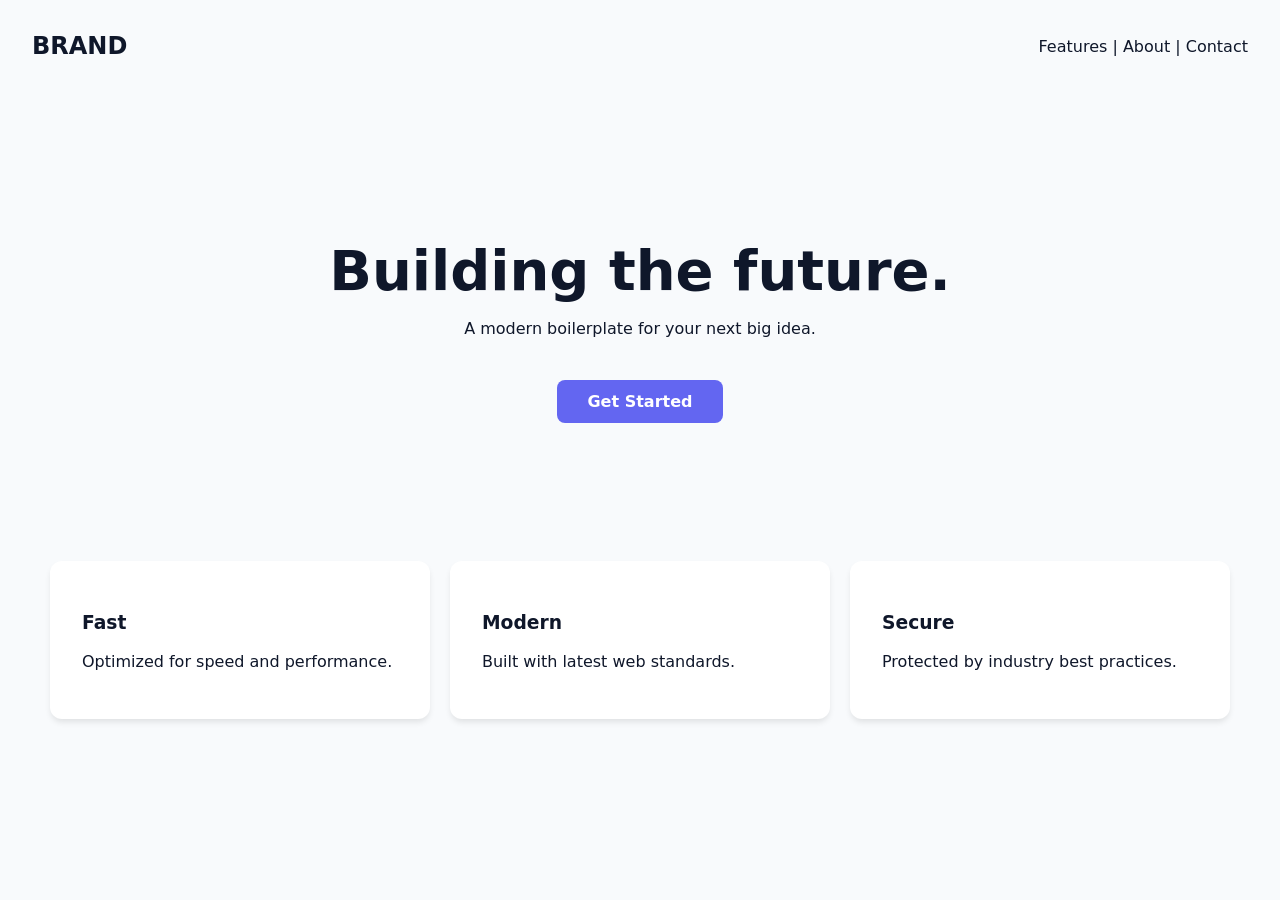
<file: homepage.html>
<!DOCTYPE html>
<html lang="en">
<head>
    <meta charset="UTF-8">
    <meta name="viewport" content="width=device-width, initial-scale=1.0">
    <title>Modern Homepage</title>
    <style>
        :root {
            --primary: #6366f1;
            --dark: #0f172a;
            --light: #f8fafc;
        }
        body {
            font-family: 'Segoe UI', system-ui, sans-serif;
            margin: 0;
            background-color: var(--light);
            color: var(--dark);
        }
        nav {
            padding: 2rem;
            display: flex;
            justify-content: space-between;
            align-items: center;
        }
        .hero {
            text-align: center;
            padding: 100px 20px;
        }
        h1 { font-size: 3.5rem; margin-bottom: 1rem; }
        .btn {
            background: var(--primary);
            color: white;
            padding: 12px 30px;
            border-radius: 8px;
            text-decoration: none;
            font-weight: bold;
        }
        .grid {
            display: grid;
            grid-template-columns: repeat(auto-fit, minmax(250px, 1fr));
            gap: 20px;
            padding: 50px;
        }
        .card {
            background: white;
            padding: 2rem;
            border-radius: 12px;
            box-shadow: 0 4px 6px -1px rgba(0,0,0,0.1);
        }
    </style>
</head>
<body>

    <nav>
        <div style="font-weight: bold; font-size: 1.5rem;">BRAND</div>
        <div>Features | About | Contact</div>
    </nav>

    <section class="hero">
        <h1>Building the future.</h1>
        <p>A modern boilerplate for your next big idea.</p>
        <br><br>
        <a href="#" class="btn">Get Started</a>
    </section>

    <section class="grid">
        <div class="card"><h3>Fast</h3><p>Optimized for speed and performance.</p></div>
        <div class="card"><h3>Modern</h3><p>Built with latest web standards.</p></div>
        <div class="card"><h3>Secure</h3><p>Protected by industry best practices.</p></div>
    </section>

</body>
</html>
</file>
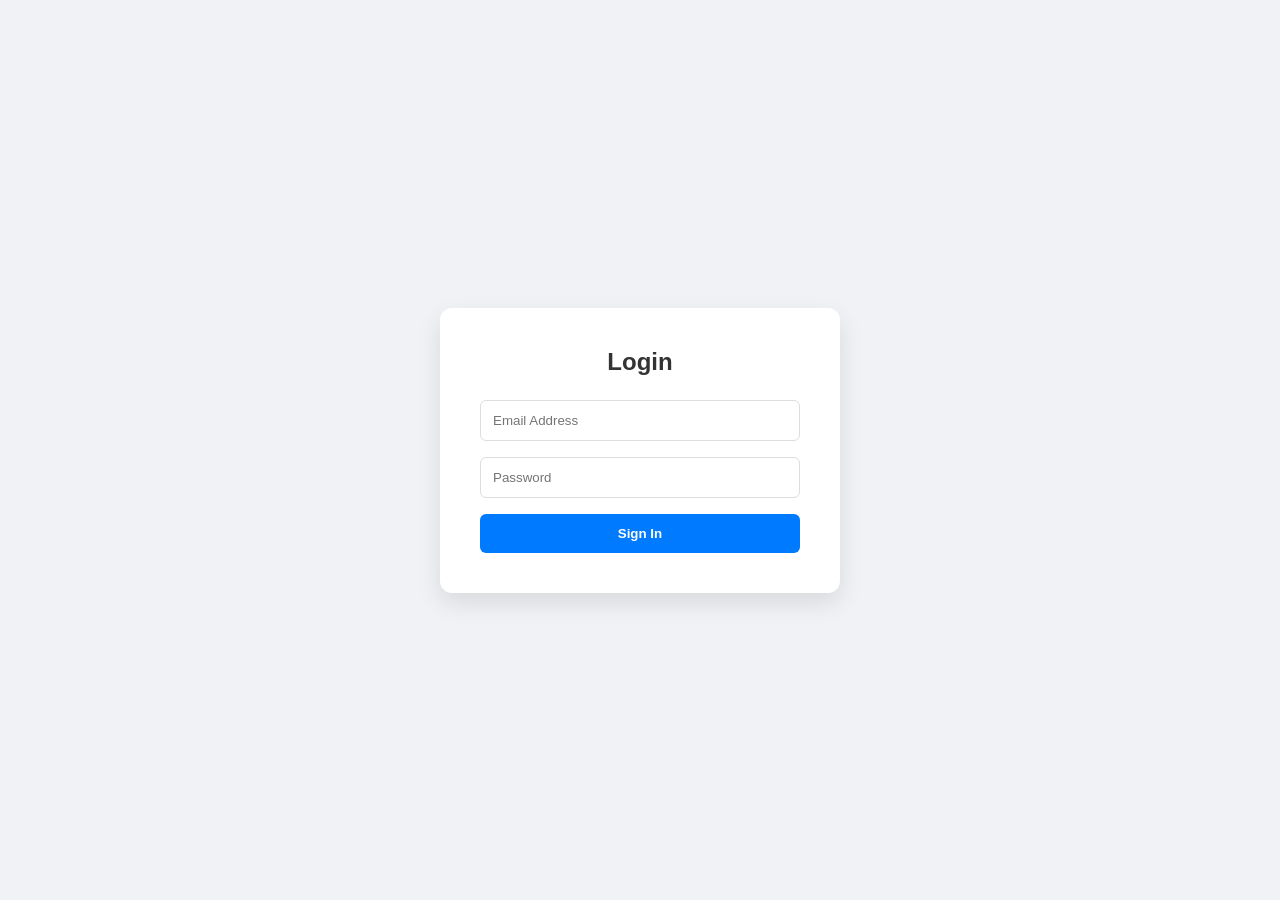
<file: loginpage.html>
<!DOCTYPE html>
<html lang="en">
<head>
    <meta charset="UTF-8">
    <meta name="viewport" content="width=device-width, initial-scale=1.0">
    <title>Login Page</title>
    <style>
        * { margin: 0; padding: 0; box-sizing: border-box; font-family: 'Segoe UI', sans-serif; }
        body { display: flex; justify-content: center; align-items: center; min-height: 100vh; background: #f0f2f5; }
        .container { background: #fff; padding: 2.5rem; border-radius: 12px; box-shadow: 0 10px 25px rgba(0,0,0,0.1); width: 100%; max-width: 400px; }
        h2 { margin-bottom: 1.5rem; text-align: center; color: #333; }
        .input-group { margin-bottom: 1rem; }
        input { width: 100%; padding: 12px; border: 1px solid #ddd; border-radius: 6px; outline: none; transition: 0.3s; }
        input:focus { border-color: #007bff; }
        button { width: 100%; padding: 12px; border: none; border-radius: 6px; background: #007bff; color: #fff; font-weight: bold; cursor: pointer; transition: 0.3s; }
        button:hover { background: #0056b3; }
    </style>
</head>
<body>
    <div class="container">
        <h2>Login</h2>
        <form>
            <div class="input-group">
                <input type="email" placeholder="Email Address" required>
            </div>
            <div class="input-group">
                <input type="password" placeholder="Password" required>
            </div>
            <button type="submit">Sign In</button>
        </form>
    </div>
</body>
</html>
</file>
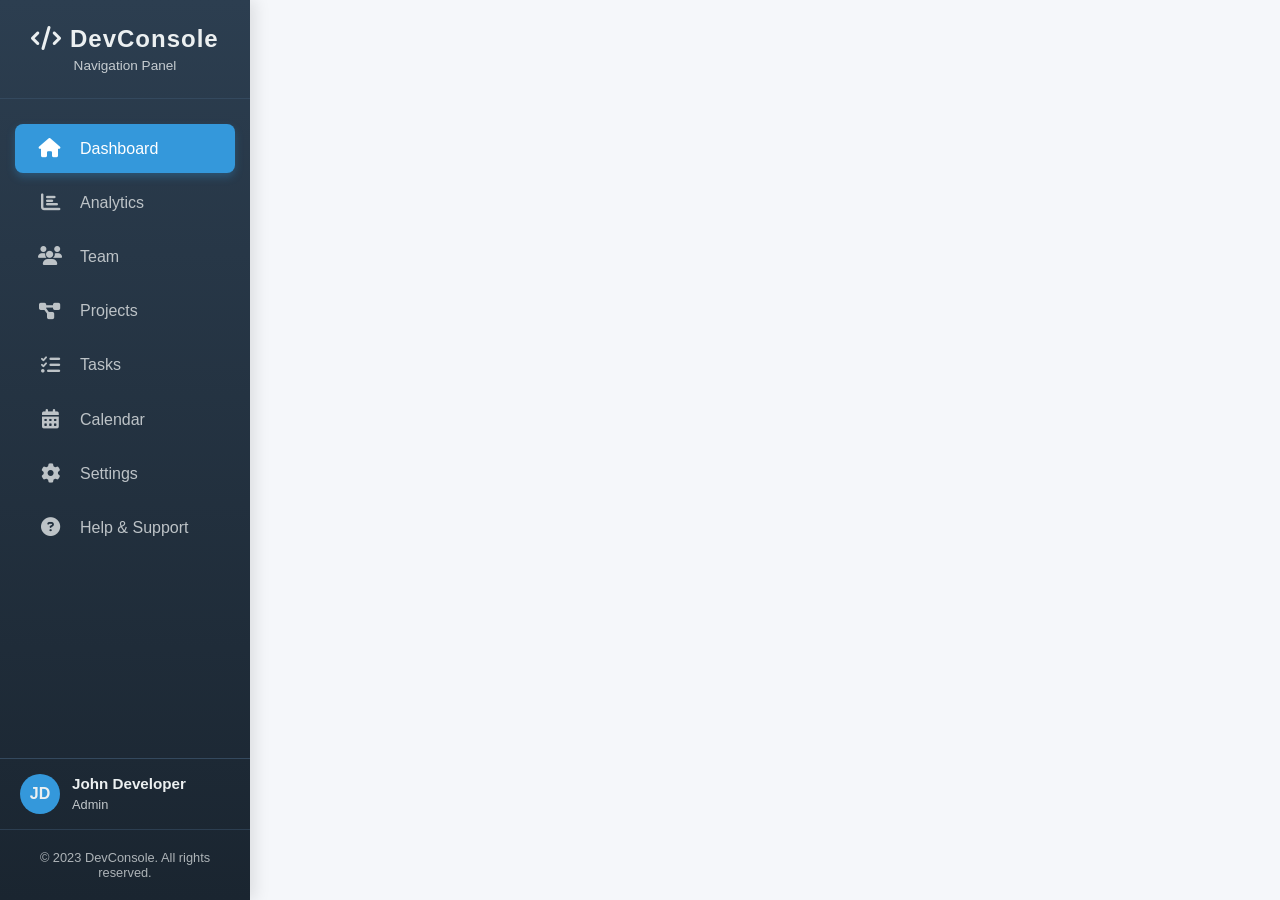
<file: sidebar.html>
<!DOCTYPE html>
<html lang="en">
<head>
    <meta charset="UTF-8">
    <meta name="viewport" content="width=device-width, initial-scale=1.0">
    <title>Sidebar Navigation</title>
    <link rel="stylesheet" href="https://cdnjs.cloudflare.com/ajax/libs/font-awesome/6.4.0/css/all.min.css">
    <style>
        * {
            margin: 0;
            padding: 0;
            box-sizing: border-box;
            font-family: 'Segoe UI', Tahoma, Geneva, Verdana, sans-serif;
        }

        body {
            display: flex;
            min-height: 100vh;
            background-color: #f5f7fa;
        }

        .sidebar {
            width: 250px;
            background: linear-gradient(180deg, #2c3e50, #1a2530);
            color: #ecf0f1;
            display: flex;
            flex-direction: column;
            box-shadow: 5px 0 15px rgba(0, 0, 0, 0.1);
            transition: width 0.3s ease;
            z-index: 100;
        }

        .sidebar-header {
            padding: 25px 20px;
            text-align: center;
            border-bottom: 1px solid #34495e;
        }

        .sidebar-header h2 {
            font-size: 1.5rem;
            font-weight: 600;
            letter-spacing: 1px;
        }

        .sidebar-header p {
            font-size: 0.85rem;
            opacity: 0.8;
            margin-top: 5px;
        }

        .nav-links {
            list-style: none;
            padding: 20px 0;
            flex-grow: 1;
        }

        .nav-links li {
            margin: 5px 15px;
        }

        .nav-links a {
            display: flex;
            align-items: center;
            padding: 15px 20px;
            color: #bdc3c7;
            text-decoration: none;
            border-radius: 8px;
            transition: all 0.3s ease;
            font-size: 1rem;
        }

        .nav-links a i {
            font-size: 1.2rem;
            width: 30px;
            text-align: center;
            margin-right: 15px;
        }

        .nav-links a:hover {
            background-color: #34495e;
            color: #ffffff;
            transform: translateX(5px);
        }

        .nav-links a.active {
            background-color: #3498db;
            color: white;
            box-shadow: 0 4px 8px rgba(52, 152, 219, 0.3);
        }

        .sidebar-footer {
            padding: 20px;
            border-top: 1px solid #34495e;
            text-align: center;
            font-size: 0.8rem;
            opacity: 0.7;
        }

        .user-profile {
            display: flex;
            align-items: center;
            padding: 15px 20px;
            border-top: 1px solid #34495e;
            margin-top: auto;
        }

        .user-avatar {
            width: 40px;
            height: 40px;
            border-radius: 50%;
            background-color: #3498db;
            display: flex;
            align-items: center;
            justify-content: center;
            font-weight: bold;
            margin-right: 12px;
        }

        .user-info h4 {
            font-size: 0.95rem;
            margin-bottom: 3px;
        }

        .user-info span {
            font-size: 0.8rem;
            opacity: 0.8;
        }

        .toggle-btn {
            display: none;
            position: absolute;
            top: 20px;
            left: 20px;
            background: #2c3e50;
            color: white;
            border: none;
            padding: 10px 15px;
            border-radius: 5px;
            cursor: pointer;
            z-index: 101;
        }

        @media (max-width: 768px) {
            .sidebar {
                position: fixed;
                height: 100vh;
                left: -250px;
                transition: left 0.3s ease;
            }

            .sidebar.active {
                left: 0;
            }

            .toggle-btn {
                display: block;
            }
        }
    </style>
</head>
<body>
    <button class="toggle-btn" id="toggleSidebar">
        <i class="fas fa-bars"></i>
    </button>

    <nav class="sidebar" id="sidebar">
        <div class="sidebar-header">
            <h2><i class="fas fa-code"></i> DevConsole</h2>
            <p>Navigation Panel</p>
        </div>

        <ul class="nav-links">
            <li>
                <a href="#" class="active">
                    <i class="fas fa-home"></i>
                    <span>Dashboard</span>
                </a>
            </li>
            <li>
                <a href="#">
                    <i class="fas fa-chart-bar"></i>
                    <span>Analytics</span>
                </a>
            </li>
            <li>
                <a href="#">
                    <i class="fas fa-users"></i>
                    <span>Team</span>
                </a>
            </li>
            <li>
                <a href="#">
                    <i class="fas fa-project-diagram"></i>
                    <span>Projects</span>
                </a>
            </li>
            <li>
                <a href="#">
                    <i class="fas fa-tasks"></i>
                    <span>Tasks</span>
                </a>
            </li>
            <li>
                <a href="#">
                    <i class="fas fa-calendar-alt"></i>
                    <span>Calendar</span>
                </a>
            </li>
            <li>
                <a href="#">
                    <i class="fas fa-cog"></i>
                    <span>Settings</span>
                </a>
            </li>
            <li>
                <a href="#">
                    <i class="fas fa-question-circle"></i>
                    <span>Help & Support</span>
                </a>
            </li>
        </ul>

        <div class="user-profile">
            <div class="user-avatar">JD</div>
            <div class="user-info">
                <h4>John Developer</h4>
                <span>Admin</span>
            </div>
        </div>

        <div class="sidebar-footer">
            <p>&copy; 2023 DevConsole. All rights reserved.</p>
        </div>
    </nav>

    <script>
        document.addEventListener('DOMContentLoaded', function() {
            const sidebar = document.getElementById('sidebar');
            const toggleBtn = document.getElementById('toggleSidebar');
            const navLinks = document.querySelectorAll('.nav-links a');

            toggleBtn.addEventListener('click', function() {
                sidebar.classList.toggle('active');
            });

            navLinks.forEach(link => {
                link.addEventListener('click', function(e) {
                    navLinks.forEach(item => item.classList.remove('active'));
                    this.classList.add('active');
                });
            });

            document.addEventListener('click', function(e) {
                if (window.innerWidth <= 768 && !sidebar.contains(e.target) && !toggleBtn.contains(e.target)) {
                    sidebar.classList.remove('active');
                }
            });
        });
    </script>
</body>
</html>
</file>
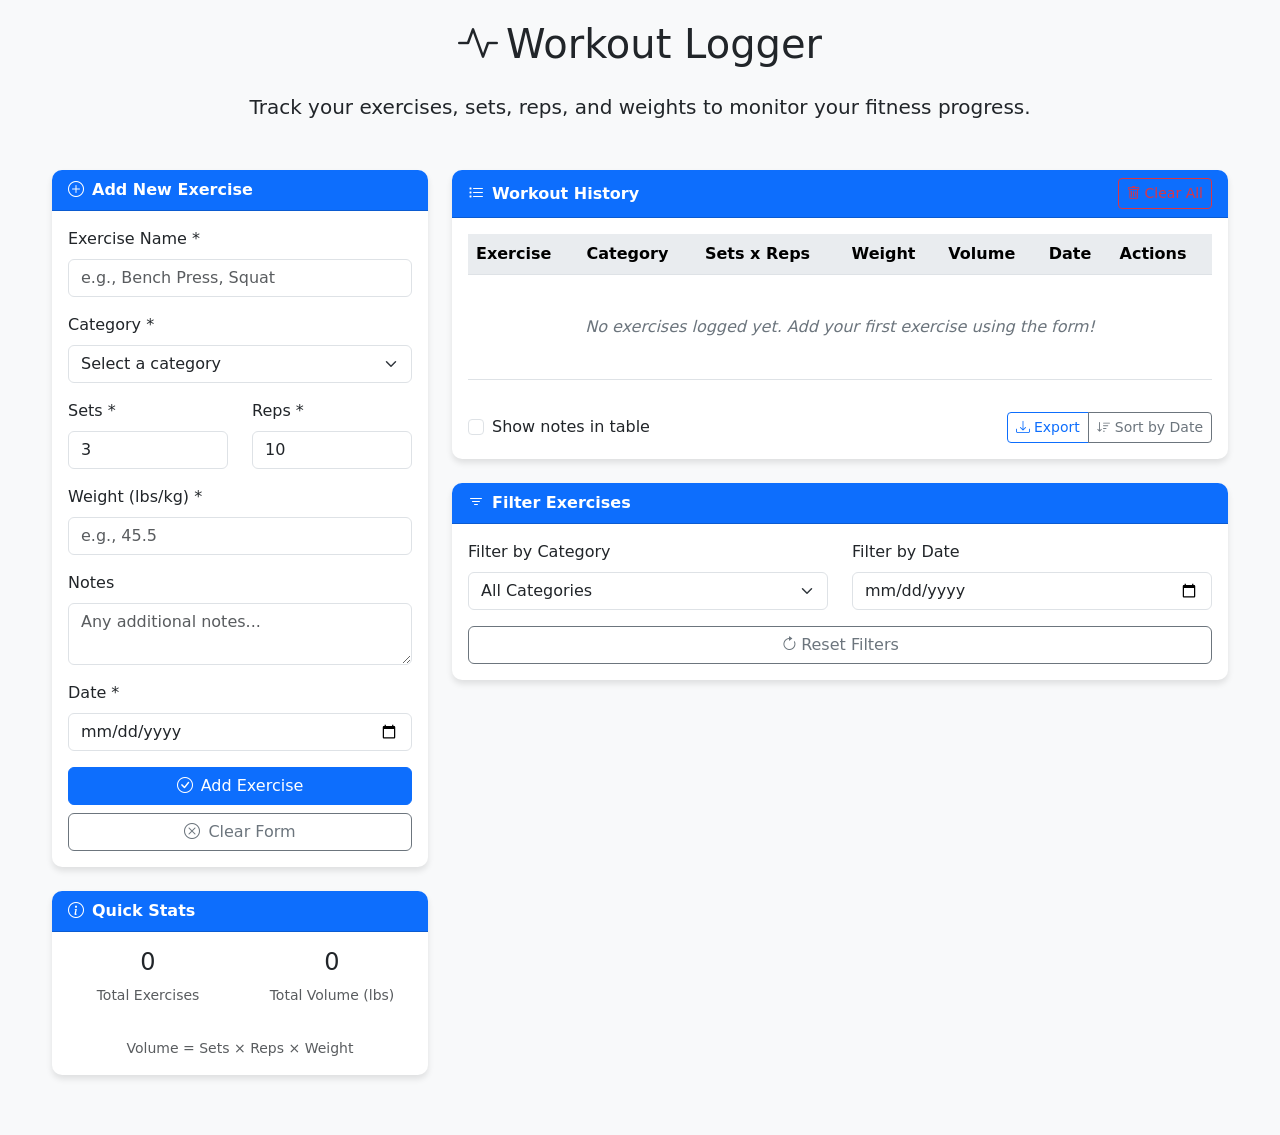
<file: workout-logger.html>
<!DOCTYPE html>
<html lang="en">
<head>
    <meta charset="UTF-8">
    <meta name="viewport" content="width=device-width, initial-scale=1.0">
    <title>Workout Logger</title>
    <link href="https://cdn.jsdelivr.net/npm/bootstrap@5.3.0-alpha1/dist/css/bootstrap.min.css" rel="stylesheet">
    <link rel="stylesheet" href="https://cdn.jsdelivr.net/npm/bootstrap-icons@1.8.1/font/bootstrap-icons.css">
    <style>
        body {
            background-color: #f8f9fa;
            padding-top: 20px;
            padding-bottom: 40px;
        }
        .container {
            max-width: 1200px;
        }
        .card {
            border-radius: 10px;
            box-shadow: 0 4px 6px rgba(0, 0, 0, 0.1);
            margin-bottom: 20px;
            border: none;
        }
        .card-header {
            background-color: #0d6efd;
            color: white;
            border-radius: 10px 10px 0 0 !important;
            font-weight: 600;
        }
        .btn-primary {
            background-color: #0d6efd;
            border-color: #0d6efd;
        }
        .btn-primary:hover {
            background-color: #0b5ed7;
            border-color: #0a58ca;
        }
        .btn-success {
            background-color: #198754;
            border-color: #198754;
        }
        .btn-danger {
            background-color: #dc3545;
            border-color: #dc3545;
        }
        .btn-warning {
            background-color: #ffc107;
            border-color: #ffc107;
            color: #212529;
        }
        .table th {
            background-color: #e9ecef;
            border-top: none;
        }
        .form-control:focus, .form-select:focus {
            border-color: #86b7fe;
            box-shadow: 0 0 0 0.25rem rgba(13, 110, 253, 0.25);
        }
        .badge {
            font-size: 0.85em;
            padding: 0.4em 0.8em;
        }
        .action-buttons {
            white-space: nowrap;
        }
        #workoutTable tbody tr:hover {
            background-color: rgba(13, 110, 253, 0.05);
        }
        .empty-row td {
            text-align: center;
            color: #6c757d;
            font-style: italic;
            padding: 40px !important;
        }
        .exercise-row {
            vertical-align: middle;
        }
    </style>
</head>
<body>
    <div class="container">
        <h1 class="mb-4 text-center"><i class="bi bi-activity me-2"></i>Workout Logger</h1>
        <p class="lead text-center mb-5">Track your exercises, sets, reps, and weights to monitor your fitness progress.</p>

        <div class="row">
            <div class="col-lg-4">
                <div class="card">
                    <div class="card-header">
                        <i class="bi bi-plus-circle me-2"></i>Add New Exercise
                    </div>
                    <div class="card-body">
                        <form id="workoutForm">
                            <div class="mb-3">
                                <label for="exerciseName" class="form-label">Exercise Name *</label>
                                <input type="text" class="form-control" id="exerciseName" placeholder="e.g., Bench Press, Squat" required>
                            </div>
                            <div class="mb-3">
                                <label for="category" class="form-label">Category *</label>
                                <select class="form-select" id="category" required>
                                    <option value="" selected disabled>Select a category</option>
                                    <option value="Chest">Chest</option>
                                    <option value="Back">Back</option>
                                    <option value="Legs">Legs</option>
                                    <option value="Shoulders">Shoulders</option>
                                    <option value="Arms">Arms</option>
                                    <option value="Core">Core</option>
                                    <option value="Cardio">Cardio</option>
                                    <option value="Other">Other</option>
                                </select>
                            </div>
                            <div class="row">
                                <div class="col-md-6 mb-3">
                                    <label for="sets" class="form-label">Sets *</label>
                                    <input type="number" class="form-control" id="sets" min="1" max="20" value="3" required>
                                </div>
                                <div class="col-md-6 mb-3">
                                    <label for="reps" class="form-label">Reps *</label>
                                    <input type="number" class="form-control" id="reps" min="1" max="100" value="10" required>
                                </div>
                            </div>
                            <div class="mb-3">
                                <label for="weight" class="form-label">Weight (lbs/kg) *</label>
                                <input type="number" class="form-control" id="weight" min="0" step="0.5" placeholder="e.g., 45.5" required>
                            </div>
                            <div class="mb-3">
                                <label for="notes" class="form-label">Notes</label>
                                <textarea class="form-control" id="notes" rows="2" placeholder="Any additional notes..."></textarea>
                            </div>
                            <div class="mb-3">
                                <label for="date" class="form-label">Date *</label>
                                <input type="date" class="form-control" id="date" required>
                            </div>
                            <div class="d-grid gap-2">
                                <button type="submit" class="btn btn-primary" id="submitBtn">
                                    <i class="bi bi-check-circle me-2"></i>Add Exercise
                                </button>
                                <button type="button" class="btn btn-outline-secondary" id="clearBtn">
                                    <i class="bi bi-x-circle me-2"></i>Clear Form
                                </button>
                            </div>
                        </form>
                    </div>
                </div>
                <div class="card mt-4">
                    <div class="card-header">
                        <i class="bi bi-info-circle me-2"></i>Quick Stats
                    </div>
                    <div class="card-body">
                        <div class="row text-center">
                            <div class="col-6 mb-3">
                                <h4 id="totalExercises">0</h4>
                                <p class="text-muted small">Total Exercises</p>
                            </div>
                            <div class="col-6 mb-3">
                                <h4 id="totalVolume">0</h4>
                                <p class="text-muted small">Total Volume (lbs)</p>
                            </div>
                            <div class="col-12">
                                <p class="small text-muted mb-0">Volume = Sets × Reps × Weight</p>
                            </div>
                        </div>
                    </div>
                </div>
            </div>

            <div class="col-lg-8">
                <div class="card">
                    <div class="card-header d-flex justify-content-between align-items-center">
                        <span><i class="bi bi-list-task me-2"></i>Workout History</span>
                        <div>
                            <button type="button" class="btn btn-sm btn-outline-danger" id="clearAllBtn">
                                <i class="bi bi-trash me-1"></i>Clear All
                            </button>
                        </div>
                    </div>
                    <div class="card-body">
                        <div class="table-responsive">
                            <table class="table table-hover" id="workoutTable">
                                <thead>
                                    <tr>
                                        <th scope="col">Exercise</th>
                                        <th scope="col">Category</th>
                                        <th scope="col">Sets x Reps</th>
                                        <th scope="col">Weight</th>
                                        <th scope="col">Volume</th>
                                        <th scope="col">Date</th>
                                        <th scope="col">Actions</th>
                                    </tr>
                                </thead>
                                <tbody id="workoutTableBody">
                                    <!-- Rows will be inserted here by JavaScript -->
                                    <tr class="empty-row" id="emptyRow">
                                        <td colspan="7">No exercises logged yet. Add your first exercise using the form!</td>
                                    </tr>
                                </tbody>
                            </table>
                        </div>
                        <div class="d-flex justify-content-between align-items-center mt-3">
                            <div class="form-check">
                                <input class="form-check-input" type="checkbox" id="showNotesToggle">
                                <label class="form-check-label" for="showNotesToggle">
                                    Show notes in table
                                </label>
                            </div>
                            <div class="btn-group" role="group">
                                <button type="button" class="btn btn-sm btn-outline-primary" id="exportBtn">
                                    <i class="bi bi-download me-1"></i>Export
                                </button>
                                <button type="button" class="btn btn-sm btn-outline-secondary" id="sortDateBtn">
                                    <i class="bi bi-sort-down me-1"></i>Sort by Date
                                </button>
                            </div>
                        </div>
                    </div>
                </div>
                <div class="card mt-4">
                    <div class="card-header">
                        <i class="bi bi-filter me-2"></i>Filter Exercises
                    </div>
                    <div class="card-body">
                        <div class="row">
                            <div class="col-md-6 mb-3">
                                <label for="filterCategory" class="form-label">Filter by Category</label>
                                <select class="form-select" id="filterCategory">
                                    <option value="">All Categories</option>
                                    <option value="Chest">Chest</option>
                                    <option value="Back">Back</option>
                                    <option value="Legs">Legs</option>
                                    <option value="Shoulders">Shoulders</option>
                                    <option value="Arms">Arms</option>
                                    <option value="Core">Core</option>
                                    <option value="Cardio">Cardio</option>
                                    <option value="Other">Other</option>
                                </select>
                            </div>
                            <div class="col-md-6 mb-3">
                                <label for="filterDate" class="form-label">Filter by Date</label>
                                <input type="date" class="form-control" id="filterDate">
                            </div>
                        </div>
                        <div class="d-grid">
                            <button type="button" class="btn btn-outline-secondary" id="resetFilterBtn">
                                <i class="bi bi-arrow-clockwise me-1"></i>Reset Filters
                            </button>
                        </div>
                    </div>
                </div>
            </div>
        </div>
    </div>

    <script>
        document.addEventListener('DOMContentLoaded', function() {
            // Set today's date as default
            const today = new Date().toISOString().split('T')[0];
            document.getElementById('date').value = today;

            // Load workouts from localStorage
            let workouts = JSON.parse(localStorage.getItem('workouts')) || [];
            let editIndex = -1;

            // Update stats and table
            function updateDisplay() {
                updateStats();
                renderTable();
            }

            // Calculate and update statistics
            function updateStats() {
                const totalExercises = workouts.length;
                let totalVolume = 0;

                workouts.forEach(workout => {
                    totalVolume += workout.sets * workout.reps * workout.weight;
                });

                document.getElementById('totalExercises').textContent = totalExercises;
                document.getElementById('totalVolume').textContent = totalVolume.toFixed(1);
            }

            // Render the table with workouts
            function renderTable(filteredWorkouts = null) {
                const tableBody = document.getElementById('workoutTableBody');
                const emptyRow = document.getElementById('emptyRow');
                const workoutsToRender = filteredWorkouts || workouts;

                // Clear table body except empty row
                while (tableBody.firstChild) {
                    tableBody.removeChild(tableBody.firstChild);
                }

                if (workoutsToRender.length === 0) {
                    tableBody.appendChild(emptyRow);
                    emptyRow.style.display = '';
                    return;
                }

                emptyRow.style.display = 'none';

                workoutsToRender.forEach((workout, index) => {
                    const originalIndex = workouts.indexOf(workout);
                    const volume = (workout.sets * workout.reps * workout.weight).toFixed(1);
                    const showNotes = document.getElementById('showNotesToggle').checked;

                    const row = document.createElement('tr');
                    row.className = 'exercise-row';
                    row.innerHTML = `
                        <td>
                            <strong>${workout.exerciseName}</strong>
                            ${showNotes && workout.notes ? `<br><small class="text-muted">${workout.notes}</small>` : ''}
                        </td>
                        <td><span class="badge bg-primary">${workout.category}</span></td>
                        <td>${workout.sets} × ${workout.reps}</td>
                        <td>${workout.weight} lbs</td>
                        <td><strong>${volume}</strong></td>
                        <td>${workout.date}</td>
                        <td class="action-buttons">
                            <button class="btn btn-sm btn-warning edit-btn" data-index="${originalIndex}">
                                <i class="bi bi-pencil"></i>
                            </button>
                            <button class="btn btn-sm btn-danger delete-btn" data-index="${originalIndex}">
                                <i class="bi bi-trash"></i>
                            </button>
                        </td>
                    `;
                    tableBody.appendChild(row);
                });

                // Add event listeners to new buttons
                document.querySelectorAll('.edit-btn').forEach(btn => {
                    btn.addEventListener('click', function() {
                        editWorkout(parseInt(this.getAttribute('data-index')));
                    });
                });

                document.querySelectorAll('.delete-btn').forEach(btn => {
                    btn.addEventListener('click', function() {
                        deleteWorkout(parseInt(this.getAttribute('data-index')));
                    });
                });
            }

            // Add or update a workout
            document.getElementById('workoutForm').addEventListener('submit', function(e) {
                e.preventDefault();

                const workout = {
                    exerciseName: document.getElementById('exerciseName').value.trim(),
                    category: document.getElementById('category').value,
                    sets: parseInt(document.getElementById('sets').value),
                    reps: parseInt(document.getElementById('reps').value),
                    weight: parseFloat(document.getElementById('weight').value),
                    notes: document.getElementById('notes').value.trim(),
                    date: document.getElementById('date').value
                };

                if (editIndex === -1) {
                    // Add new workout
                    workouts.push(workout);
                } else {
                    // Update existing workout
                    workouts[editIndex] = workout;
                    editIndex = -1;
                    document.getElementById('submitBtn').innerHTML = '<i class="bi bi-check-circle me-2"></i>Add Exercise';
                }

                // Save to localStorage
                localStorage.setItem('workouts', JSON.stringify(workouts));

                // Update display and reset form
                updateDisplay();
                this.reset();
                document.getElementById('date').value = today;
            });

            // Edit a workout
            function editWorkout(index) {
                const workout = workouts[index];
                document.getElementById('exerciseName').value = workout.exerciseName;
                document.getElementById('category').value = workout.category;
                document.getElementById('sets').value = workout.sets;
                document.getElementById('reps').value = workout.reps;
                document.getElementById('weight').value = workout.weight;
                document.getElementById('notes').value = workout.notes;
                document.getElementById('date').value = workout.date;

                editIndex = index;
                document.getElementById('submitBtn').innerHTML = '<i class="bi bi-check-circle me-2"></i>Update Exercise';

                // Scroll to form
                document.getElementById('exerciseName').focus();
            }

            // Delete a workout
            function deleteWorkout(index) {
                if (confirm('Are you sure you want to delete this exercise?')) {
                    workouts.splice(index, 1);
                    localStorage.setItem('workouts', JSON.stringify(workouts));
                    updateDisplay();
                }
            }

            // Clear form
            document.getElementById('clearBtn').addEventListener('click', function() {
                document.getElementById('workoutForm').reset();
                document.getElementById('date').value = today;
                editIndex = -1;
                document.getElementById('submitBtn').innerHTML = '<i class="bi bi-check-circle me-2"></i>Add Exercise';
            });

            // Clear all workouts
            document.getElementById('clearAllBtn').addEventListener('click', function() {
                if (workouts.length === 0) {
                    alert('No workouts to clear.');
                    return;
                }

                if (confirm('Are you sure you want to delete ALL workouts? This cannot be undone.')) {
                    workouts = [];
                    localStorage.removeItem('workouts');
                    updateDisplay();
                }
            });

            // Toggle notes display
            document.getElementById('showNotesToggle').addEventListener('change', function() {
                renderTable();
            });

            // Export workouts as JSON
            document.getElementById('exportBtn').addEventListener('click', function() {
                if (workouts.length === 0) {
                    alert('No workouts to export.');
                    return;
                }

                const dataStr = JSON.stringify(workouts, null, 2);
                const dataUri = 'data:application/json;charset=utf-8,'+ encodeURIComponent(dataStr);
                const exportFileDefaultName = 'workouts.json';

                const linkElement = document.createElement('a');
                linkElement.setAttribute('href', dataUri);
                linkElement.setAttribute('download', exportFileDefaultName);
                linkElement.click();
            });

            // Sort by date (newest first)
            document.getElementById('sortDateBtn').addEventListener('click', function() {
                workouts.sort((a, b) => new Date(b.date) - new Date(a.date));
                localStorage.setItem('workouts', JSON.stringify(workouts));
                renderTable();
            });

            // Filter by category
            document.getElementById('filterCategory').addEventListener('change', function() {
                applyFilters();
            });

            // Filter by date
            document.getElementById('filterDate').addEventListener('change', function() {
</file>
